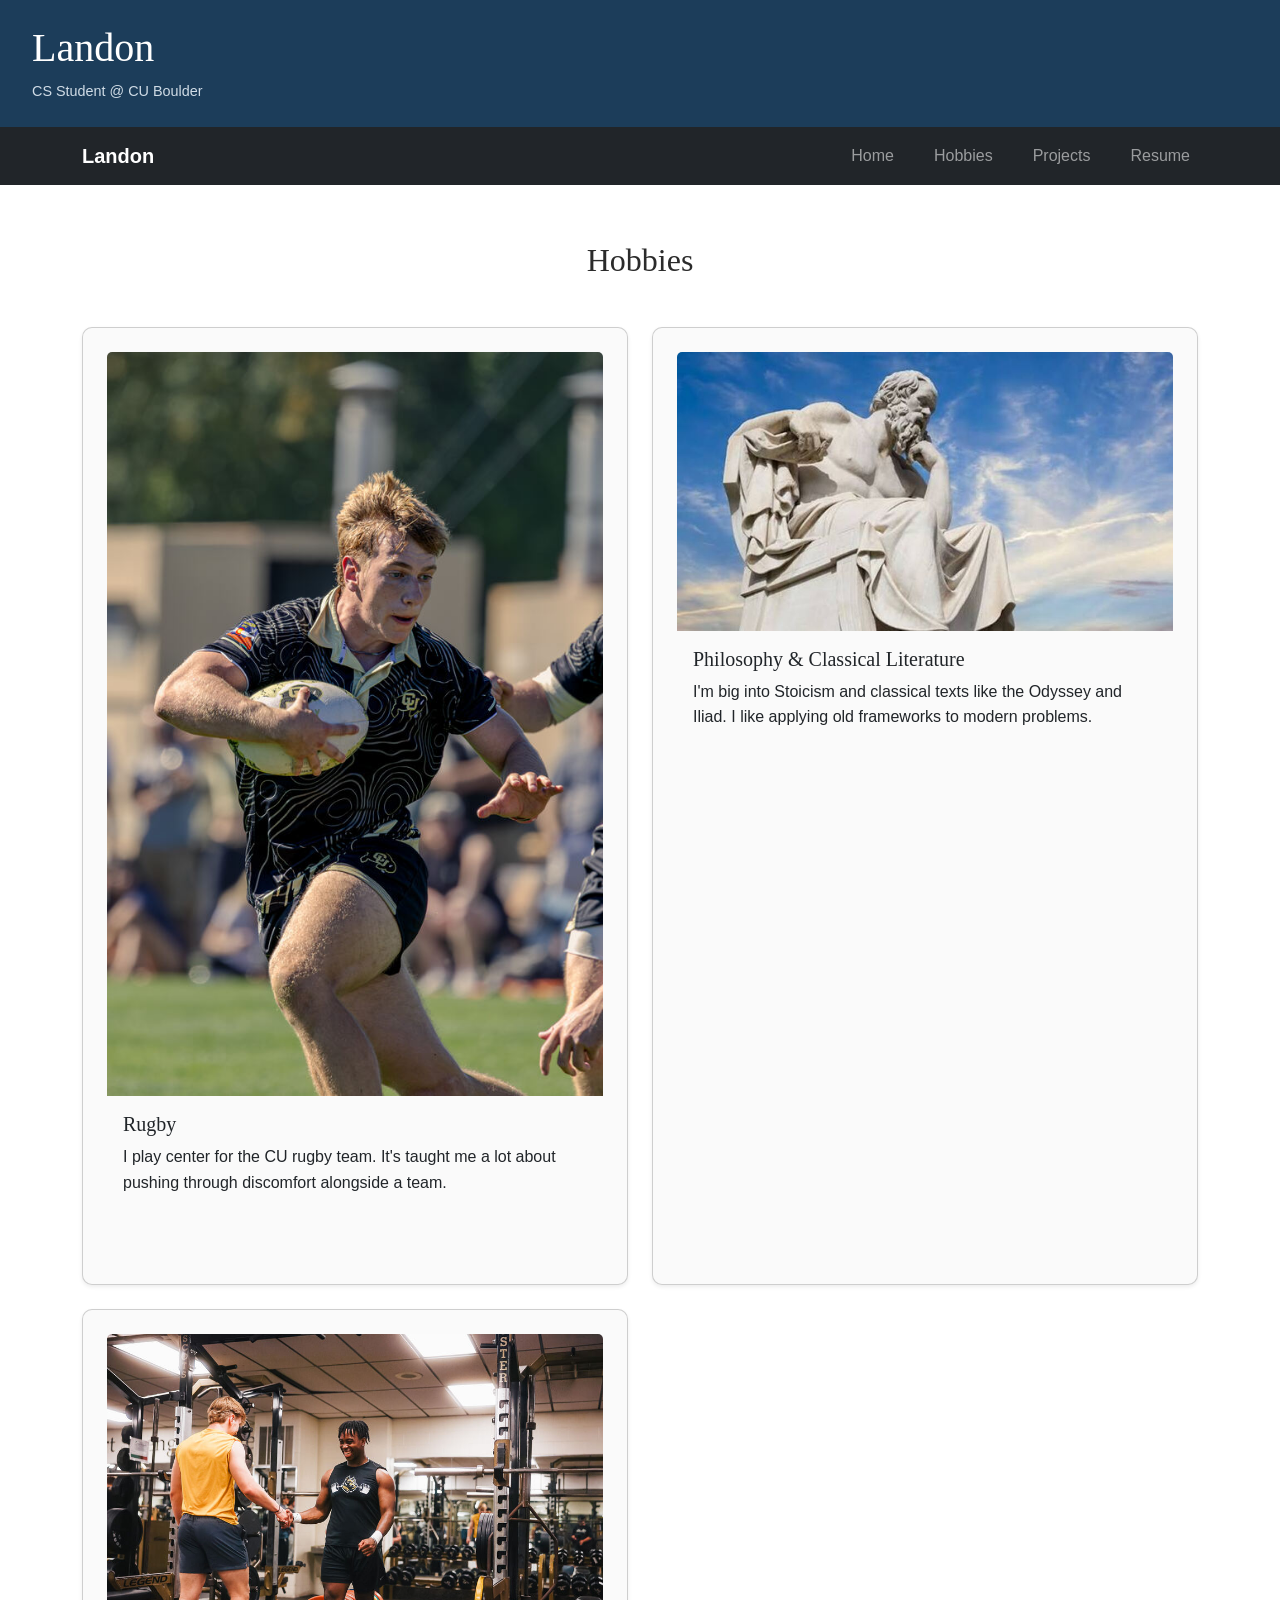
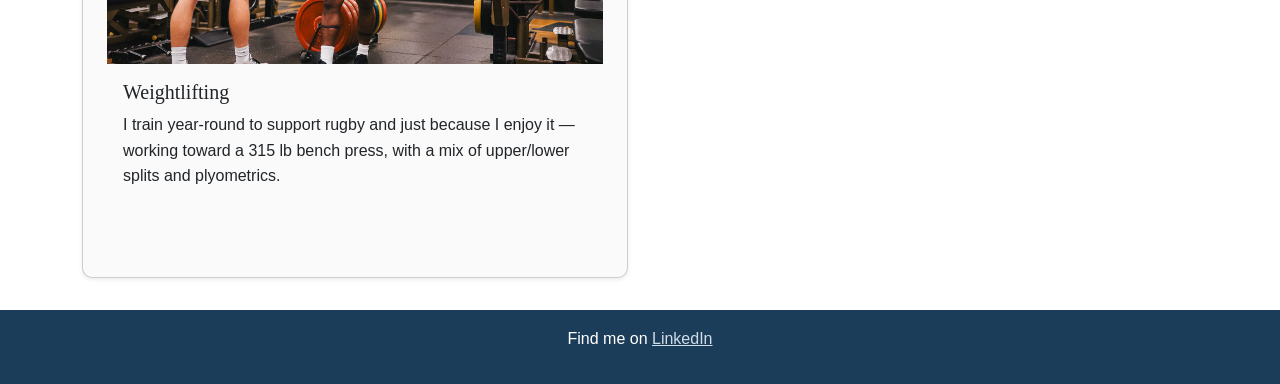
<file: views/hobbies.html>
<!DOCTYPE html>
<html lang="en">
<head>
  <meta charset="UTF-8" />
  <meta name="viewport" content="width=device-width, initial-scale=1.0" />
  <title>Landon | Hobbies</title>
  <link
    href="https://cdn.jsdelivr.net/npm/bootstrap@5.3.2/dist/css/bootstrap.min.css"
    rel="stylesheet"
    integrity="sha384-T3c6CoIi6uLrA9TneNEoa7RxnatzjcDSCmG1MXxSR1GAsXEV/Dwwykc2MPK8M2HN"
    crossorigin="anonymous"
  />
  <link rel="stylesheet" href="../resources/css/styles.css" />
</head>
<body>

  <header>
    <h1>Landon</h1>
    <p>CS Student @ CU Boulder</p>
  </header>

  <nav class="navbar navbar-expand-md navbar-dark bg-dark">
    <div class="container">
      <a class="navbar-brand" href="home.html">Landon</a>
      <button class="navbar-toggler" type="button" data-bs-toggle="collapse" data-bs-target="#navMenu">
        <span class="navbar-toggler-icon"></span>
      </button>
      <div class="collapse navbar-collapse" id="navMenu">
        <ul class="navbar-nav ms-auto">
          <li class="nav-item"><a class="nav-link" href="home.html">Home</a></li>
          <li class="nav-item"><a class="nav-link" href="hobbies.html">Hobbies</a></li>
          <li class="nav-item"><a class="nav-link" href="projects.html">Projects</a></li>
          <li class="nav-item"><a class="nav-link" href="resume.html">Resume</a></li>
        </ul>
      </div>
    </div>
  </nav>

  <main class="container mt-4">
    <h2 class="text-center mb-4">Hobbies</h2>

    <!-- Bootstrap grid + Card component -->
    <div class="row g-4">

      <div class="col-md-6">
        <div class="card hobby-card h-100 shadow-sm">
          <img src="../resources/img/rugby.jpg" class="card-img-top" alt="Rugby match action shot" />
          <div class="card-body">
            <h3 class="card-title h5">Rugby</h3>
            <p class="card-text">I play center for the CU rugby team. It's taught me a lot
            about pushing through discomfort alongside a team.</p>
          </div>
        </div>
      </div>

      <div class="col-md-6">
        <div class="card hobby-card h-100 shadow-sm">
          <img src="../resources/img/philosophy.jpg" class="card-img-top" alt="Stack of philosophy books" />
          <div class="card-body">
            <h3 class="card-title h5">Philosophy & Classical Literature</h3>
            <p class="card-text">I'm big into Stoicism and classical texts like the Odyssey
            and Iliad. I like applying old frameworks to modern problems.</p>
          </div>
        </div>
      </div>

      <div class="col-md-6">
        <div class="card hobby-card h-100 shadow-sm">
          <img src="../resources/img/weightlifting.jpg" class="card-img-top" alt="Bench press at the gym" />
          <div class="card-body">
            <h3 class="card-title h5">Weightlifting</h3>
            <p class="card-text">I train year-round to support rugby and just because I
            enjoy it — working toward a 315 lb bench press, with a mix of upper/lower
            splits and plyometrics.</p>
          </div>
        </div>
      </div>

    </div>
  </main>

  <footer class="text-center py-3 mt-4">
    <p>Find me on <a href="https://www.linkedin.com/in/landoncovele">LinkedIn</a></p>
  </footer>

  <script
    src="https://cdn.jsdelivr.net/npm/bootstrap@5.3.2/dist/js/bootstrap.bundle.min.js"
    integrity="sha384-C6RzsynM9kWDrMNeT87bh95OGNyZPhcTNXj1NW7RuBCsyN/o0jlpcV8Qyq46cDfL"
    crossorigin="anonymous"
  ></script>
</body>
</html>
</file>
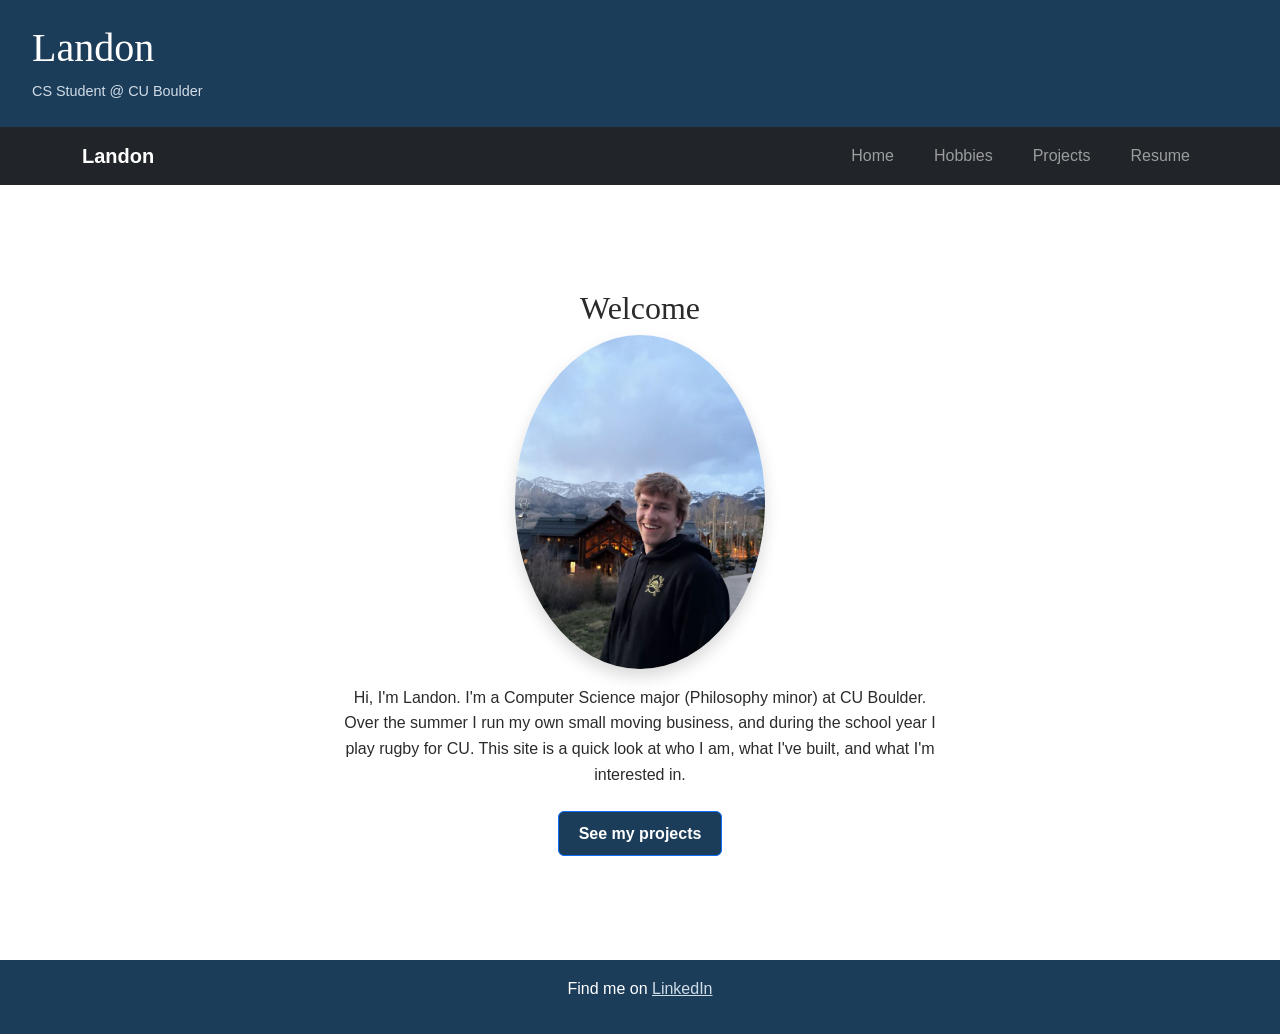
<file: views/home.html>
<!DOCTYPE html>
<html lang="en">
<head>
  <meta charset="UTF-8" />
  <meta name="viewport" content="width=device-width, initial-scale=1.0" />
  <title>Landon | Home</title>
  <link
    href="https://cdn.jsdelivr.net/npm/bootstrap@5.3.2/dist/css/bootstrap.min.css"
    rel="stylesheet"
    integrity="sha384-T3c6CoIi6uLrA9TneNEoa7RxnatzjcDSCmG1MXxSR1GAsXEV/Dwwykc2MPK8M2HN"
    crossorigin="anonymous"
  />
  <link rel="stylesheet" href="../resources/css/styles.css" />
</head>
<body>

  <!-- ELEMENT EXAMPLE: <header> is an element -->
  <header>
    <h1>Landon</h1>
    <p>CS Student @ CU Boulder</p>
  </header>

  <!-- Bootstrap component #1: Navbar -->
  <!-- PARENT-CHILD EXAMPLE: <nav> is the parent, each <a> is a child -->
  <nav class="navbar navbar-expand-md navbar-dark bg-dark">
    <div class="container">
      <a class="navbar-brand" href="home.html">Landon</a>
      <button class="navbar-toggler" type="button" data-bs-toggle="collapse" data-bs-target="#navMenu">
        <span class="navbar-toggler-icon"></span>
      </button>
      <div class="collapse navbar-collapse" id="navMenu">
        <ul class="navbar-nav ms-auto">
          <li class="nav-item"><a class="nav-link" href="home.html">Home</a></li>
          <li class="nav-item"><a class="nav-link" href="hobbies.html">Hobbies</a></li>
          <li class="nav-item"><a class="nav-link" href="projects.html">Projects</a></li>
          <li class="nav-item"><a class="nav-link" href="resume.html">Resume</a></li>
        </ul>
      </div>
    </div>
  </nav>

  <!-- Bootstrap container -->
  <main class="container mt-4">
    <section id="intro" class="text-center py-5">
      <h2>Welcome</h2>

      <!-- ATTRIBUTE EXAMPLE: src and alt are attributes of the img element -->
      <img src="../resources/img/profile.jpg" alt="Photo of Landon" width="250" class="rounded-circle shadow mb-3" />

      <p class="mx-auto" style="max-width: 600px;">
        Hi, I'm Landon. I'm a Computer Science major (Philosophy minor) at CU Boulder.
        Over the summer I run my own small moving business, and during the school year
        I play rugby for CU. This site is a quick look at who I am, what I've built, and
        what I'm interested in.
      </p>

      <a href="projects.html" class="btn btn-primary mt-2">See my projects</a>
    </section>
  </main>

  <footer class="text-center py-3 mt-4">
    <p>Find me on <a href="https://www.linkedin.com/in/landoncovele">LinkedIn</a></p>
  </footer>

 <!--
    BOOTSTRAP ANNOTATION (Step 4 requirement)
 
    Bootstrap class      | Element using it        | What it does
    ----------------------|-------------------------|---------------------------------------------
    container              | <div> inside <nav>,      | Centers content horizontally and adds
                            | and <main>               | responsive side padding/margins
    navbar-expand-md       | <nav> (navbar)           | Keeps the nav links inline on screens medium
                            |                          | width and up, collapses them into a
                            |                          | hamburger toggle button below that width
    card                   | hobby/project <div>s     | Wraps an image + text block in a bordered,
                            | on hobbies.html /        | padded container with consistent spacing,
                            | projects.html            | used with card-img-top and card-body
  -->

  <script
    src="https://cdn.jsdelivr.net/npm/bootstrap@5.3.2/dist/js/bootstrap.bundle.min.js"
    integrity="sha384-C6RzsynM9kWDrMNeT87bh95OGNyZPhcTNXj1NW7RuBCsyN/o0jlpcV8Qyq46cDfL"
    crossorigin="anonymous"
  ></script>
</body>
</html>
</file>
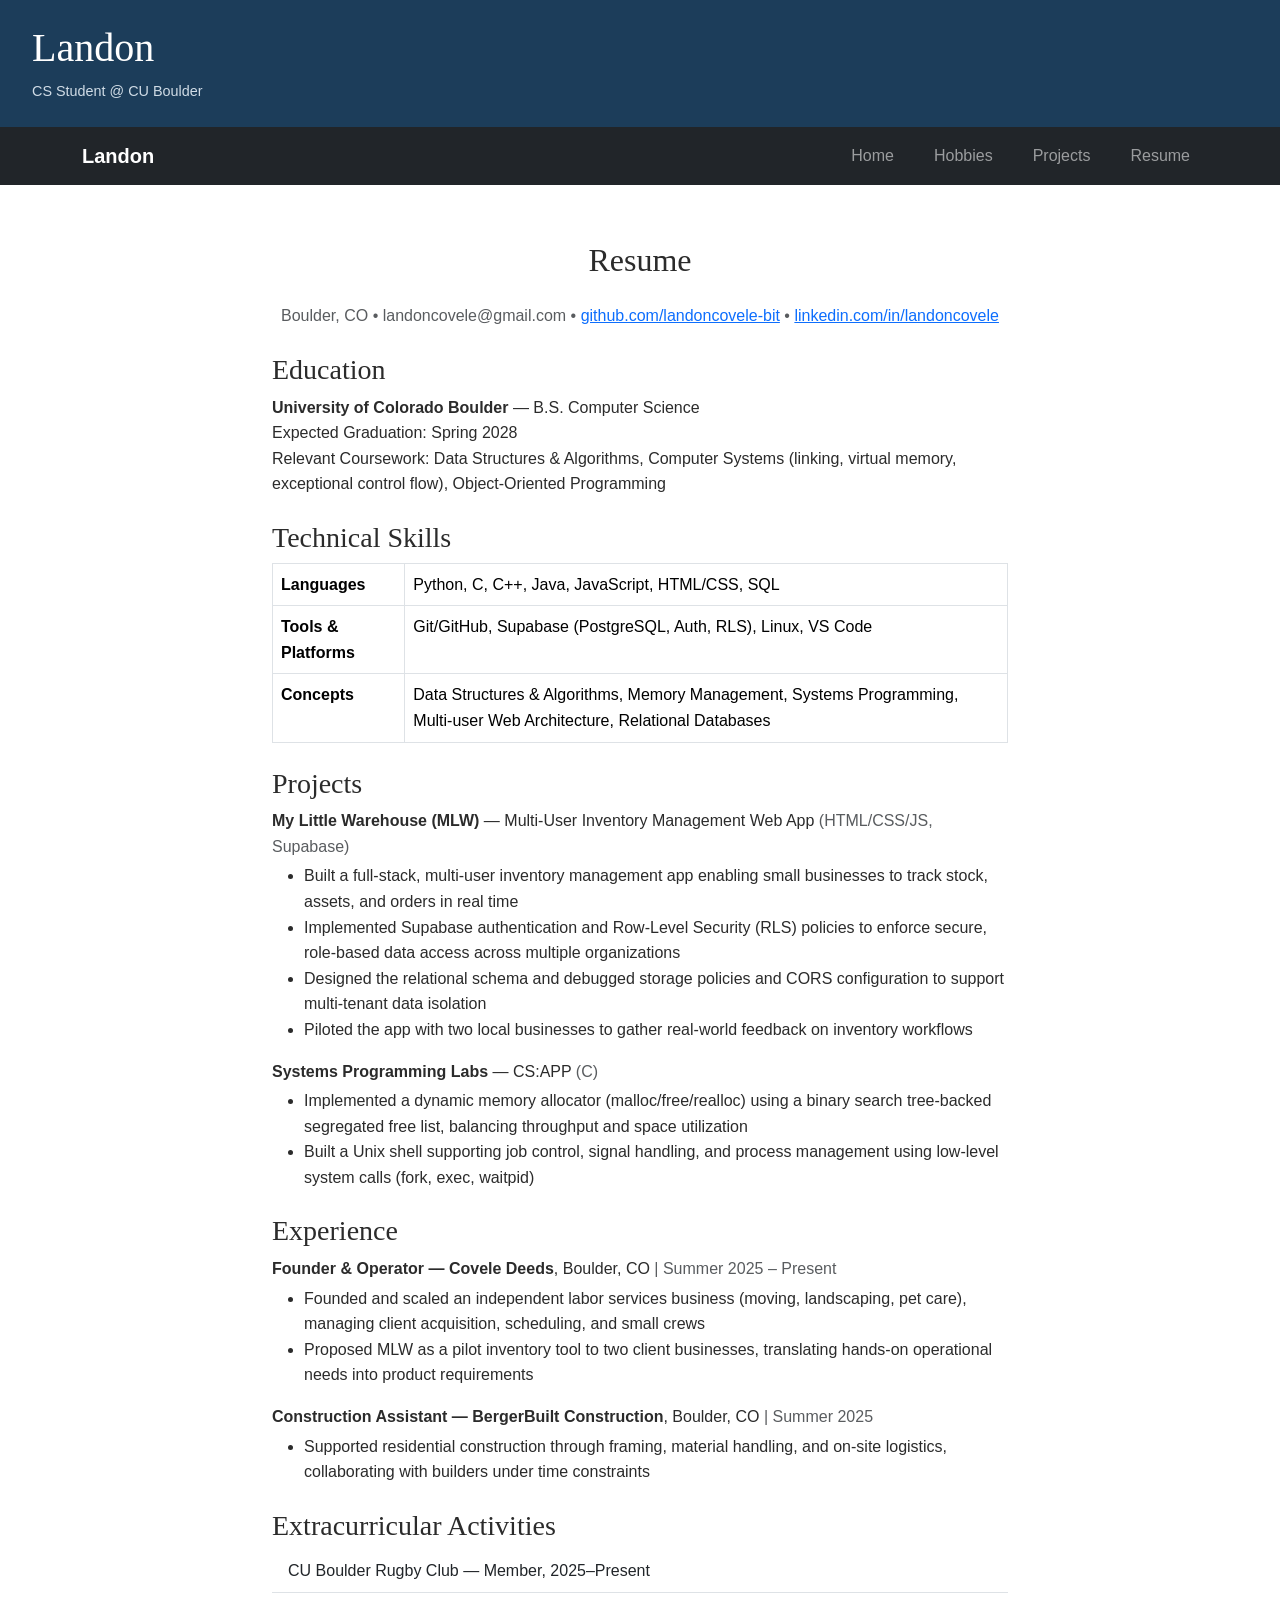
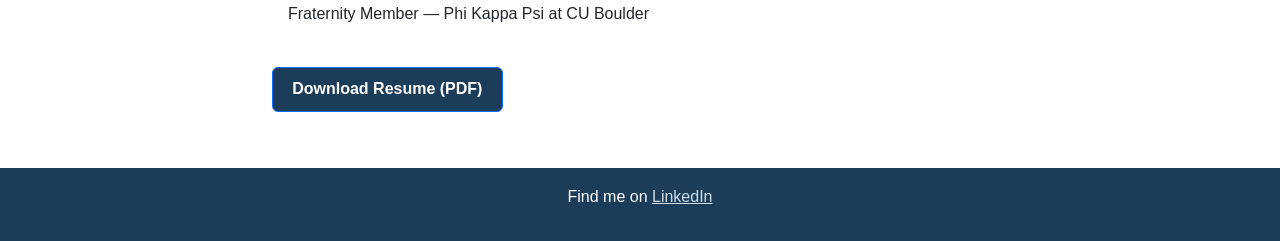
<file: views/resume.html>
<!DOCTYPE html>
<html lang="en">
<head>
  <meta charset="UTF-8" />
  <meta name="viewport" content="width=device-width, initial-scale=1.0" />
  <title>Landon | Resume</title>
  <link
    href="https://cdn.jsdelivr.net/npm/bootstrap@5.3.2/dist/css/bootstrap.min.css"
    rel="stylesheet"
    integrity="sha384-T3c6CoIi6uLrA9TneNEoa7RxnatzjcDSCmG1MXxSR1GAsXEV/Dwwykc2MPK8M2HN"
    crossorigin="anonymous"
  />
  <link rel="stylesheet" href="../resources/css/styles.css" />
</head>
<body>

  <header>
    <h1>Landon</h1>
    <p>CS Student @ CU Boulder</p>
  </header>

  <nav class="navbar navbar-expand-md navbar-dark bg-dark">
    <div class="container">
      <a class="navbar-brand" href="home.html">Landon</a>
      <button class="navbar-toggler" type="button" data-bs-toggle="collapse" data-bs-target="#navMenu">
        <span class="navbar-toggler-icon"></span>
      </button>
      <div class="collapse navbar-collapse" id="navMenu">
        <ul class="navbar-nav ms-auto">
          <li class="nav-item"><a class="nav-link" href="home.html">Home</a></li>
          <li class="nav-item"><a class="nav-link" href="hobbies.html">Hobbies</a></li>
          <li class="nav-item"><a class="nav-link" href="projects.html">Projects</a></li>
          <li class="nav-item"><a class="nav-link" href="resume.html">Resume</a></li>
        </ul>
      </div>
    </div>
  </nav>

  <main class="container mt-4">
    <h2 class="text-center mb-4">Resume</h2>

    <div class="row">
      <div class="col-md-8 offset-md-2">

        <p class="text-center text-muted mb-4">
          Boulder, CO &bull; landoncovele@gmail.com &bull;
          <a href="https://github.com/landoncovele-bit">github.com/landoncovele-bit</a> &bull;
          <a href="https://www.linkedin.com/in/landoncovele">linkedin.com/in/landoncovele</a>
        </p>

        <section class="mb-4">
          <h3>Education</h3>
          <p class="mb-0"><strong>University of Colorado Boulder</strong> — B.S. Computer Science</p>
          <p class="mb-0">Expected Graduation: Spring 2028</p>
          <p>Relevant Coursework: Data Structures &amp; Algorithms, Computer Systems
          (linking, virtual memory, exceptional control flow), Object-Oriented Programming</p>
        </section>

        <section class="mb-4">
          <h3>Technical Skills</h3>
          <table class="table table-bordered">
            <tr>
              <th>Languages</th>
              <td>Python, C, C++, Java, JavaScript, HTML/CSS, SQL</td>
            </tr>
            <tr>
              <th>Tools &amp; Platforms</th>
              <td>Git/GitHub, Supabase (PostgreSQL, Auth, RLS), Linux, VS Code</td>
            </tr>
            <tr>
              <th>Concepts</th>
              <td>Data Structures &amp; Algorithms, Memory Management, Systems Programming,
              Multi-user Web Architecture, Relational Databases</td>
            </tr>
          </table>
        </section>

        <section class="mb-4">
          <h3>Projects</h3>
          <p class="mb-1"><strong>My Little Warehouse (MLW)</strong> — Multi-User Inventory Management Web App
          <span class="text-muted">(HTML/CSS/JS, Supabase)</span></p>
          <ul>
            <li>Built a full-stack, multi-user inventory management app enabling small businesses to
            track stock, assets, and orders in real time</li>
            <li>Implemented Supabase authentication and Row-Level Security (RLS) policies to enforce
            secure, role-based data access across multiple organizations</li>
            <li>Designed the relational schema and debugged storage policies and CORS configuration
            to support multi-tenant data isolation</li>
            <li>Piloted the app with two local businesses to gather real-world feedback on inventory
            workflows</li>
          </ul>
          <p class="mb-1"><strong>Systems Programming Labs</strong> — CS:APP
          <span class="text-muted">(C)</span></p>
          <ul>
            <li>Implemented a dynamic memory allocator (malloc/free/realloc) using a binary
            search tree-backed segregated free list, balancing throughput and space utilization</li>
            <li>Built a Unix shell supporting job control, signal handling, and process management
            using low-level system calls (fork, exec, waitpid)</li>
          </ul>
        </section>

        <section class="mb-4">
          <h3>Experience</h3>
          <p class="mb-1"><strong>Founder &amp; Operator — Covele Deeds</strong>, Boulder, CO
          <span class="text-muted">| Summer 2025 – Present</span></p>
          <ul>
            <li>Founded and scaled an independent labor services business (moving, landscaping,
            pet care), managing client acquisition, scheduling, and small crews</li>
            <li>Proposed MLW as a pilot inventory tool to two client businesses, translating
            hands-on operational needs into product requirements</li>
          </ul>
          <p class="mb-1"><strong>Construction Assistant — BergerBuilt Construction</strong>, Boulder, CO
          <span class="text-muted">| Summer 2025</span></p>
          <ul>
            <li>Supported residential construction through framing, material handling, and on-site
            logistics, collaborating with builders under time constraints</li>
          </ul>
        </section>

        <section class="mb-4">
          <h3>Extracurricular Activities</h3>
          <ul class="list-group list-group-flush">
            <li class="list-group-item">CU Boulder Rugby Club — Member, 2025–Present</li>
            <li class="list-group-item">Fraternity Member — Phi Kappa Psi at CU Boulder</li>
          </ul>
        </section>

        <a href="../resources/resume.pdf" class="btn btn-primary" download>Download Resume (PDF)</a>

      </div>
    </div>
  </main>

  <footer class="text-center py-3 mt-4">
    <p>Find me on <a href="https://www.linkedin.com/in/landoncovele">LinkedIn</a></p>
  </footer>

  <script
    src="https://cdn.jsdelivr.net/npm/bootstrap@5.3.2/dist/js/bootstrap.bundle.min.js"
    integrity="sha384-C6RzsynM9kWDrMNeT87bh95OGNyZPhcTNXj1NW7RuBCsyN/o0jlpcV8Qyq46cDfL"
    crossorigin="anonymous"
  ></script>
</body>
</html>
</file>
<file: resources/css/styles.css>
/* ===== Element selectors ===== */
body {
  font-family: 'Helvetica Neue', Arial, sans-serif;
  color: #2b2b2b;
  margin: 0;
  padding: 0;
  line-height: 1.6;
}

h1, h2, h3 {
  font-family: Georgia, serif;
}

/* ===== Custom colors & typography ===== */
header {
  background-color: #1c3d5a;
  color: #ffffff;
  padding: 1.5rem 2rem;
}

header p {
  margin: 0;
  font-size: 0.9rem;
  color: #d0dce6;
}

/* ===== Navigation styling ===== */
nav {
  background-color: #f4f4f4;
  padding: 0.5rem 2rem;
}

nav ul {
  list-style: none;
  display: flex;
  gap: 1.5rem;
  margin: 0;
  padding: 0;
}

nav a {
  text-decoration: none;
  color: #1c3d5a;
  font-weight: bold;
}

nav a:hover {
  text-decoration: underline;
}

/* ===== Main content spacing ===== */
main {
  padding: 2rem;
  max-width: 900px;
  margin: 0 auto;
}

/* ===== Class selector: hobby cards ===== */
/* Margin/padding + border-radius + shadow all live here */
.hobby-card {
  margin: 1.5rem 0;
  padding: 1.5rem;
  border-radius: 10px;
  box-shadow: 0 2px 8px rgba(0, 0, 0, 0.15);
  background-color: #fafafa;
}

/* ===== Class selector: project entries ===== */
.project-entry {
  margin: 1.5rem 0;
  padding: 1.5rem;
  border: 1px solid #ddd;
  border-radius: 10px;
}

/* ===== Class selector: button-styled links ===== */
.btn {
  display: inline-block;
  background-color: #1c3d5a;
  color: #ffffff;
  padding: 0.6rem 1.2rem;
  border-radius: 6px;
  text-decoration: none;
  font-weight: bold;
  margin-top: 0.5rem;
}

.btn:hover {
  background-color: #14314a;
}

footer {
  background-color: #1c3d5a;
  color: #ffffff;
  text-align: center;
  padding: 1rem;
  margin-top: 2rem;
}

footer a {
  color: #d0dce6;
}

/* ===== Bootstrap override (add after Step 4) =====
Once Bootstrap is linked, add a rule here that overrides one of its
defaults — e.g. changing .btn-primary's background-color or .navbar's
padding to match this custom palette instead of Bootstrap's default blue. */
</file>
